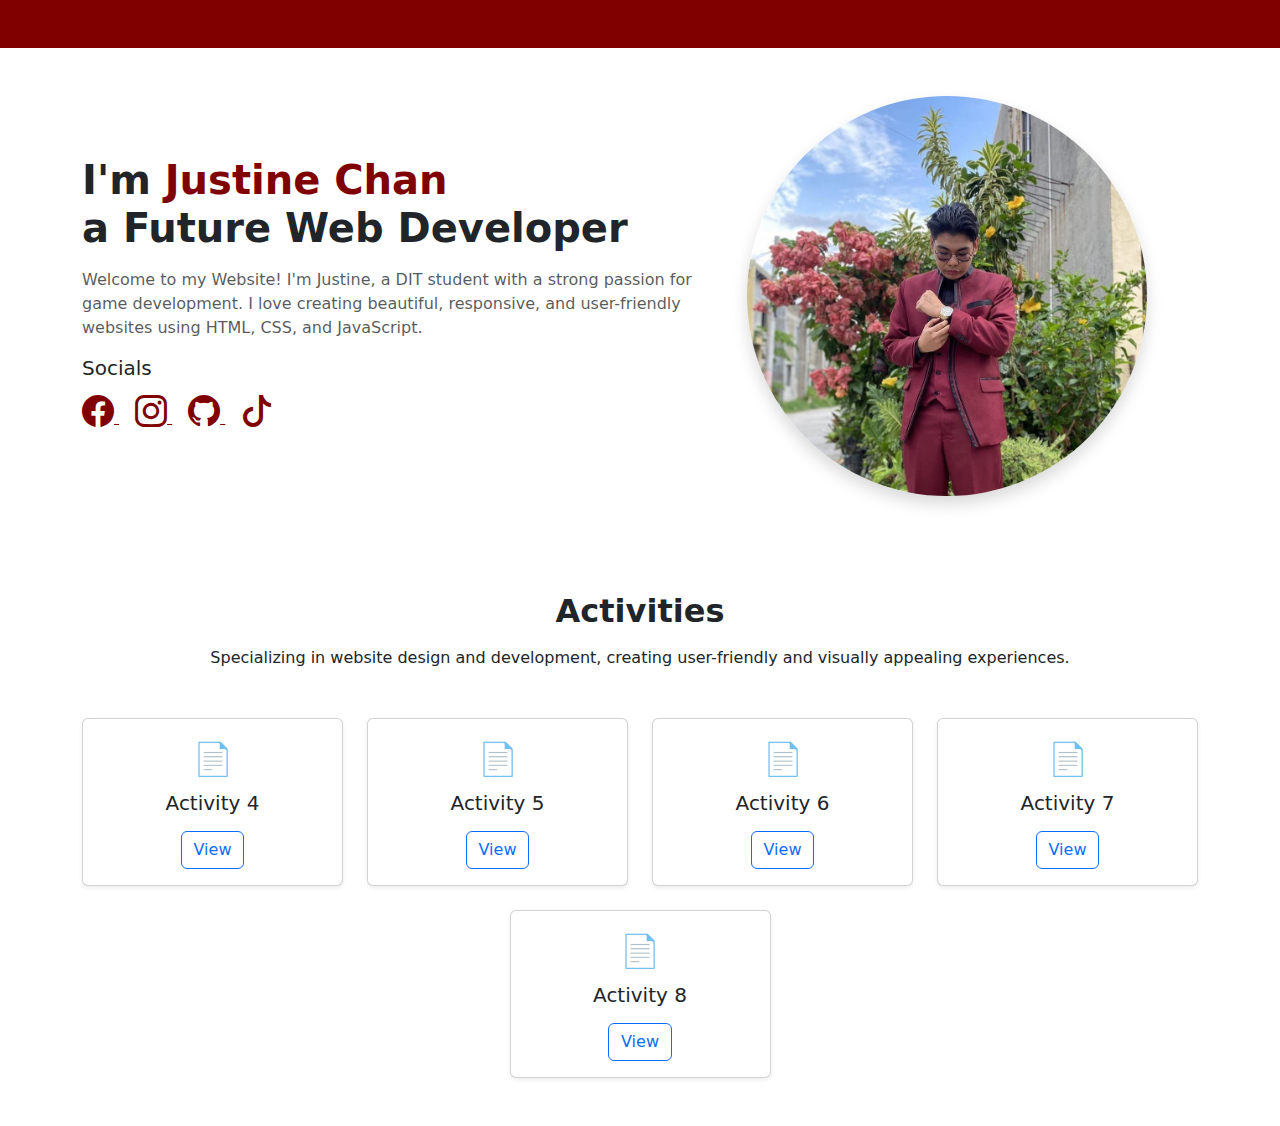
<file: index.html>
<!doctype html>
<html lang="en">

<head>
    <meta charset="utf-8">
    <meta name="viewport" content="width=device-width, initial-scale=1">
    <title>Justine's Website</title>
    <link href="https://cdn.jsdelivr.net/npm/bootstrap@5.3.5/dist/css/bootstrap.min.css" rel="stylesheet">
    <link rel="stylesheet" href="https://cdn.jsdelivr.net/npm/bootstrap-icons@1.10.5/font/bootstrap-icons.css">
    <link rel="icon" href="img/icon.png" type="image/x-icon">
    <style>
        .skills-icon {
            font-size: 1.5rem;
            margin-right: 10px;
        }

        .card-icon {
            font-size: 2rem;
        }

        .image-card img {
            width: 100%;
            height: auto;
            object-fit: cover;
        }

        .card-text,
        .card-title {
            text-align: center;
        }

        .section-title {
            font-weight: 700;
            font-size: 2rem;
        }

        .social a {
            color: maroon;
            transition: color 0.3s;
        }

        .social a:hover {
            color: maroon;
        }
    </style>
</head>

<body>

    <div class="container-fluid p-4" style="background-color: maroon;">
    </div>

    <div class="container-fluid py-5">
        <div class="container">
            <div class="row align-items-center flex-column-reverse flex-md-row text-center text-md-start">
                <div class="col-md-7 mt-4 mt-md-0">
                    <h1 class="fw-bold mb-3">I'm <span style="color: maroon;">Justine Chan</span><br
                            class="d-none d-md-block"> a Future Web Developer</h1>
                    <p class="text-muted">Welcome to my Website! I'm Justine, a DIT student with a strong passion for
                        game development. I love creating beautiful, responsive, and user-friendly websites using HTML,
                        CSS, and JavaScript.</p>
                    <div class="social mt-3">
                        <h5 class="mb-2">Socials</h5>
                        <a href="https://www.facebook.com/justine.chan.7161953" target="_blank" class="me-3">
                            <i class="bi bi-facebook fs-2"></i>
                        </a>
                        <a href="https://www.instagram.com/justinoooooooooooooo/" target="_blank" class="me-3">
                            <i class="bi bi-instagram fs-2"></i>
                        </a>
                        <a href="https://github.com/justine12chan/justine12chan.github.io" target="_blank" class="me-3">
                            <i class="bi bi-github fs-2"></i>
                        </a>
                        <a href="https://www.tiktok.com/@justinechan12?_t=ZS-8wLQxm1llvb&_r=1">
                            <i class="bi bi-tiktok fs-2"></i>
                        </a>
                    </div>
                </div>

                <div class="col-md-5 mb-4 mb-md-0">
                    <img src="img/prof.jpg" alt="Profile" class="img-fluid rounded-circle shadow"
                        style="width: 400px; height: 400px; object-fit: cover;">
                </div>
            </div>
        </div>
    </div>

    <div class="container my-5">
        <h2 class="section-title text-center mb-3">Activities</h2>
        <p class="text-center mb-5">Specializing in website design and development, creating user-friendly and visually
            appealing experiences.</p>

        <div class="row row-cols-1 row-cols-md-2 row-cols-lg-4 g-4 justify-content-center">
            <div class="col">
                <div class="card text-center shadow-sm">
                    <div class="card-body">
                        <div class="card-icon mb-2">📄</div>
                        <h5 class="card-title">Activity 4</h5>
                        <a href="A04/index.html" class="btn btn-outline-primary mt-2">View</a>
                    </div>
                </div>
            </div>

            <div class="col">
                <div class="card text-center shadow-sm">
                    <div class="card-body">
                        <div class="card-icon mb-2">📄</div>
                        <h5 class="card-title">Activity 5</h5>
                        <a href="A05/index.html" class="btn btn-outline-primary mt-2">View</a>
                    </div>
                </div>
            </div>

            <div class="col">
                <div class="card text-center shadow-sm">
                    <div class="card-body">
                        <div class="card-icon mb-2">📄</div>
                        <h5 class="card-title">Activity 6</h5>
                        <a href="A06/index.html" class="btn btn-outline-primary mt-2">View</a>
                    </div>
                </div>
            </div>

            <div class="col">
                <div class="card text-center shadow-sm">
                    <div class="card-body">
                        <div class="card-icon mb-2">📄</div>
                        <h5 class="card-title">Activity 7</h5>
                        <a href="A07/index.html" class="btn btn-outline-primary mt-2">View</a>
                    </div>
                </div>
            </div>
            
            <div class="col">
                <div class="card text-center shadow-sm">
                    <div class="card-body">
                        <div class="card-icon mb-2">📄</div>
                        <h5 class="card-title">Activity 8</h5>
                        <a href="A08/index.html" class="btn btn-outline-primary mt-2">View</a>
                    </div>
                </div>
            </div>
        </div>
    </div>

    <script src="https://cdn.jsdelivr.net/npm/bootstrap@5.0.2/dist/js/bootstrap.bundle.min.js"
        integrity="sha384-MrcW6ZMFYlzcLA8Nl+NtUVF0sA7MsXsP1UyJoMp4YLEuNSfAP+JcXn/tWtIaxVXM"
        crossorigin="anonymous"></script>
</body>

</html>
</file>
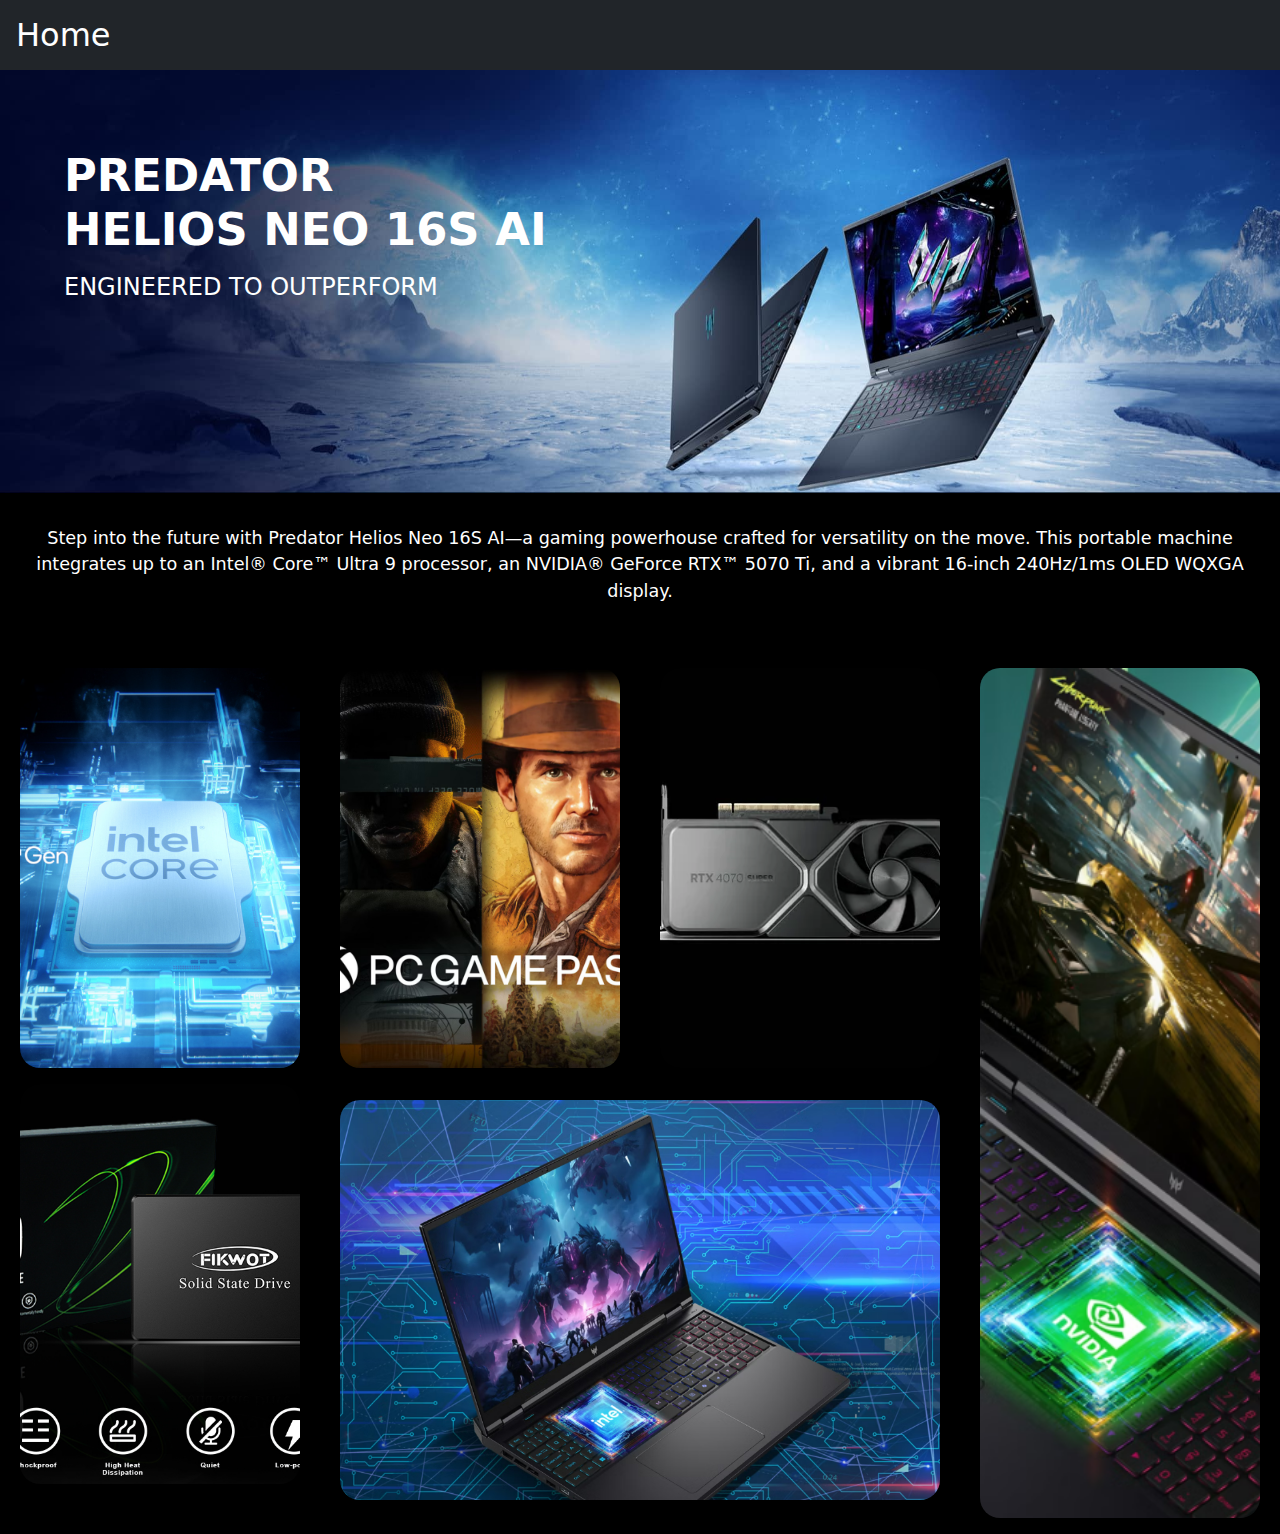
<file: A04/index.html>
<!DOCTYPE html>
<html lang="en">

<head>
  <meta charset="UTF-8">
  <meta name="viewport" content="width=device-width, initial-scale=1.0">
  <title>Predator Helios Neo 16S AI</title>
  <link href="https://cdn.jsdelivr.net/npm/bootstrap@5.3.0/dist/css/bootstrap.min.css" rel="stylesheet">
  <style>
    body {
      background-color: black;
    }

    .hero-section {
      position: relative;
      text-align: center;
      color: white;
    }

    .hero-image {
      width: 100%;
      height: auto;
    }

    .hero-text {
      position: absolute;
      top: 30%;
      left: 50%;
      transform: translate(-50%, -30%);
      text-align: center;
    }

    .hero-text h1 {
      font-weight: bold;
      font-size: 2.8rem;
    }

    .hero-text h4 {
      font-weight: normal;
      margin-top: 1rem;
    }

    .description-section {
      background-color: black;
      color: white;
      padding: 2rem;
      font-size: 1.1rem;
    }

    @media (min-width: 992px) {
      .hero-text {
        left: 5%;
        top: 30%;
        transform: translate(0, -30%);
        text-align: left;
      }
    }

    @media (max-width: 768px) {
      .hero-text h1 {
        font-size: 2rem;
      }

      .hero-text h4 {
        font-size: 1rem;
      }

      .description-section {
        font-size: 1rem;
      }
    }

    .card-img {
      object-fit: cover;
      height: 100%;
      width: 100%;
      border-radius: 20px;
    }

    .card {
      background-color: transparent; 
      border: none; 
    }

    .card-image {
      object-fit: cover;
      height: 100%;
      width: 100%;
      border-radius: 20px;
      display: block;
    }
  </style>
</head>

<body>

  <nav class="navbar bg-dark p-3">
    <a href="../index.html" class="nav-link text-white">
      <h2 class="m-0">Home</h2>
    </a>
  </nav>

  <div class="hero-section">
    <img src="../img/laptop.jpg" alt="Predator Laptop" class="hero-image">
    <div class="hero-text">
      <h1>PREDATOR <br> HELIOS NEO 16S AI</h1>
      <h4>ENGINEERED TO OUTPERFORM</h4>
    </div>
  </div>

  <div class="description-section text-center">
    <p>
      Step into the future with Predator Helios Neo 16S AI—a gaming powerhouse crafted for versatility on the move.
      This portable machine integrates up to an Intel® Core™ Ultra 9 processor, an NVIDIA® GeForce RTX™ 5070 Ti,
      and a vibrant 16-inch 240Hz/1ms OLED WQXGA display.
    </p>
  </div>

  <div class="container-fluid">
    <div class="row">
   
      <div class="col-lg-3 col-md-4 col-sm-12">
        <div class="card shadow rounded-5 my-3 m-2" style="height: 400px;">
          <img src="../img/intel.jpg" alt="" class="card-img img-fluid">
        </div>
        <div class="card shadow rounded-5 my-3 m-2" style="height: 400px;">
          <img src="../img/ssd.jpg" alt="" class="card-img img-fluid">
        </div>
      </div>

      <div class="col-lg-6 col-md-8 col-sm-12">
        <div class="row">
          <div class="col-12 col-md-6">
            <div class="card shadow rounded-5 my-3 m-2" style="height: 400px;">
              <img src="../img/xbox.jpg" alt="" class="card-img img-fluid">
            </div>
          </div>
          <div class="col-12 col-md-6">
            <div class="card shadow rounded-5 my-3 m-2" style="height: 400px;">
              <img src="../img/rtx.webp" alt="" class="card-img img-fluid">
            </div>
          </div>
        </div>
        <div class="row">
          <div class="col-12">
            <div class="card shadow rounded-5 my-3 m-2" style="height: 400px;">
              <img src="../img/gitnaa.png" alt="" class="card-img img-fluid">
            </div>
          </div>
        </div>
      </div>

      <div class="col-lg-3 col-md-12">
        <div class="card shadow rounded-5 my-3 m-2" style="height: 850px;">
          <img src="../img/hrhr.png" alt="" class="card-img img-fluid">
        </div>
      </div>
    </div>
  </div>

</body>

</html>
</file>
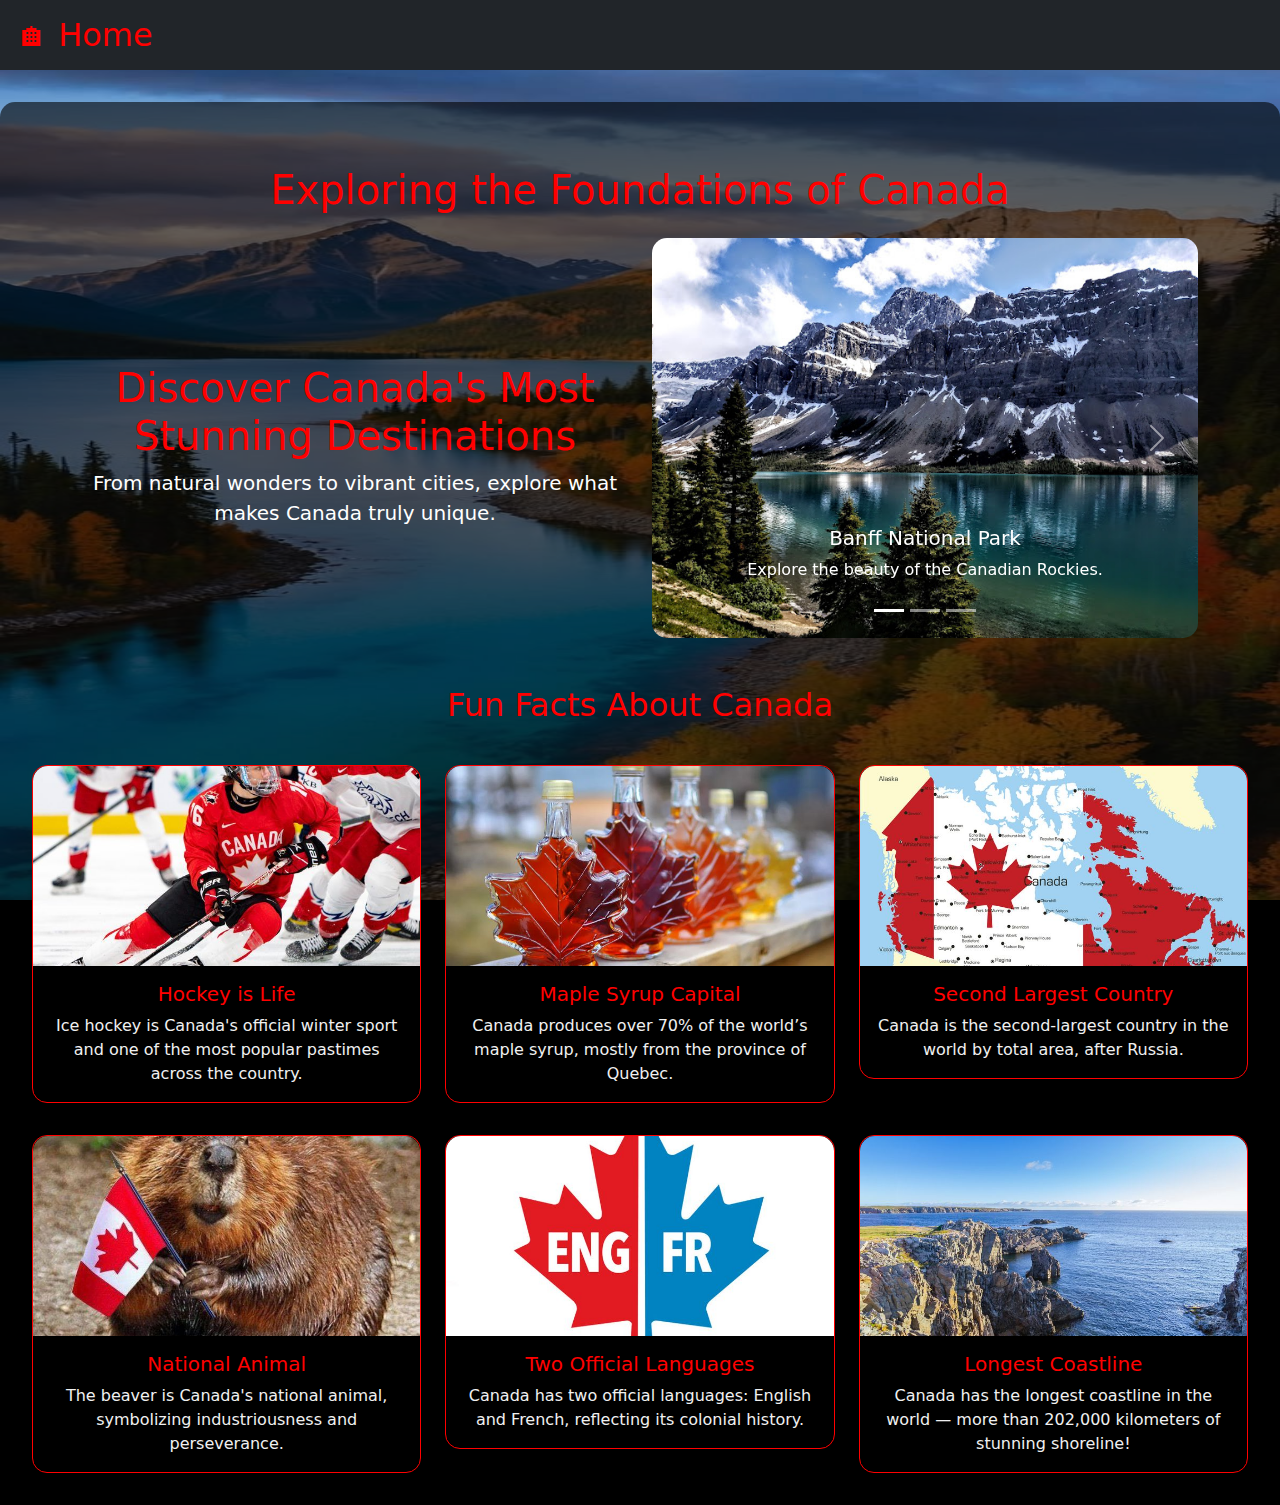
<file: A05/index.html>
<!DOCTYPE html>
<html lang="en">

<head>
    <meta charset="UTF-8" />
    <meta name="viewport" content="width=device-width, initial-scale=1.0" />
    <title>Canada - Country Overview</title>
    <link href="https://cdn.jsdelivr.net/npm/bootstrap@5.3.0/dist/css/bootstrap.min.css" rel="stylesheet" />
    <link rel="icon" href="../img/icon.png" type="image/x-icon">
    <style>
        body {
            background-image: url('../img/BG.jpg');
            background-repeat: no-repeat;
            background-position: center center;
            background-attachment: fixed;
            background-size: 100% 100%;
            background-color: black;
            color: white;
        }

        h1,
        h2 {
            color: #ff0000;
            margin-top: 2rem;
        }

        .nav-tabs .nav-link {
            color: #ff0000;
            border: 1px solid #ff0000;
            margin: 0 0.3rem;
            background-color: transparent;
        }

        .nav-tabs .nav-link.active {
            background-color: #ff0000;
            color: white;
        }

        .card {
            background-color: rgba(0, 0, 0, 0.75);
            border: 1px solid #ff0000;
            border-radius: 15px;
            margin-top: 2rem;
        }

        .card-title {
            color: #ff0000;
        }

        .card-text {
            color: #f0f0f0;
        }

        .card-img-top {
            object-fit: cover;
            height: 200px;
            border-top-left-radius: 15px;
            border-top-right-radius: 15px;
        }

        @media (max-width: 768px) {
            .card-img-top {
                height: 180px;
            }
        }

        .container-fluid {
            background-color: rgba(0, 0, 0, 0.6);
            padding: 2rem;
            border-radius: 15px;
            margin-top: 2rem;
        }

        .carousel-inner img {
            object-fit: cover;
            height: 400px;
            border-radius: 15px;
        }

        .carousel-item {
            transition: transform 0.6s ease;
        }
    </style>
</head>

<body>
    <nav class="navbar bg-dark p-3">
        <a href="../index.html" class="nav-link text-white">
            <h2 class="m-0">🏠︎ Home</h2>
        </a>
    </nav>

    <div class="container-fluid text-center">
        <h1>Exploring the Foundations of Canada </h1>

        <div class="hero-section mt-4">
            <div class="container">
                <div class="row align-items-center">
                    <div class="col-lg-6">
                        <h1>Discover Canada's Most Stunning Destinations</h1>
                        <p class="lead">From natural wonders to vibrant cities, explore what makes Canada truly unique.</p>
                    </div>
                    <div class="col-lg-6">
                        <div id="heroCarousel" class="carousel slide" data-bs-ride="carousel">
                            <div class="carousel-indicators">
                                <button type="button" data-bs-target="#heroCarousel" data-bs-slide-to="0" class="active" aria-current="true"></button>
                                <button type="button" data-bs-target="#heroCarousel" data-bs-slide-to="1"></button>
                                <button type="button" data-bs-target="#heroCarousel" data-bs-slide-to="2"></button>
                            </div>
                            <div class="carousel-inner rounded">
                                <div class="carousel-item active">
                                    <img src="../img/banff.jpg" class="d-block w-100" alt="Banff National Park">
                                    <div class="carousel-caption d-none d-md-block">
                                        <h5>Banff National Park</h5>
                                        <p>Explore the beauty of the Canadian Rockies.</p>
                                    </div>
                                </div>
                                <div class="carousel-item">
                                    <img src="../img/niagra.jpg" class="d-block w-100" alt="Niagara Falls">
                                    <div class="carousel-caption d-none d-md-block">
                                        <h5>Niagara Falls</h5>
                                        <p>Witness the power of nature at its finest.</p>
                                    </div>
                                </div>
                                <div class="carousel-item">
                                    <img src="../img/skyline.jpg" class="d-block w-100" alt="Toronto Skyline">
                                    <div class="carousel-caption d-none d-md-block">
                                        <h5>Toronto Skyline</h5>
                                        <p>Experience the vibrant energy of Canada's largest city.</p>
                                    </div>
                                </div>
                            </div>
                            <button class="carousel-control-prev" type="button" data-bs-target="#heroCarousel" data-bs-slide="prev">
                                <span class="carousel-control-prev-icon" aria-hidden="true"></span>
                                <span class="visually-hidden">Previous</span>
                            </button>
                            <button class="carousel-control-next" type="button" data-bs-target="#heroCarousel" data-bs-slide="next">
                                <span class="carousel-control-next-icon" aria-hidden="true"></span>
                                <span class="visually-hidden">Next</span>
                            </button>
                        </div>
                    </div>
                </div>
            </div>
        </div>  

        <h2 class="mt-5">Fun Facts About Canada</h2>
        <div class="row justify-content-center">

            <div class="col-md-4">
                <div class="card">
                    <img src="../img/hockey.jpg" class="card-img-top" alt="Fun Fact 1">
                    <div class="card-body">
                        <h5 class="card-title">Hockey is Life</h5>
                        <p class="card-text">Ice hockey is Canada's official winter sport and one of the most popular pastimes across the country.</p>
                    </div>
                </div>
            </div>

            <div class="col-md-4 sm-2">
                <div class="card">
                    <img src="../img/maple.jpg" class="card-img-top" alt="Fun Fact 2">
                    <div class="card-body">
                        <h5 class="card-title">Maple Syrup Capital</h5>
                        <p class="card-text">Canada produces over 70% of the world’s maple syrup, mostly from the province of Quebec.</p>
                    </div>
                </div>
            </div>

            <div class="col-md-4">
                <div class="card">
                    <img src="../img/map.jpg" class="card-img-top" alt="Fun Fact 3">
                    <div class="card-body">
                        <h5 class="card-title">Second Largest Country</h5>
                        <p class="card-text">Canada is the second-largest country in the world by total area, after Russia.</p>
                    </div>
                </div>
            </div>

            <div class="col-md-4">
                <div class="card">
                    <img src="../img/beaver.jpg" class="card-img-top" alt="Fun Fact 4">
                    <div class="card-body">
                        <h5 class="card-title">National Animal</h5>
                        <p class="card-text">The beaver is Canada's national animal, symbolizing industriousness and perseverance.</p>
                    </div>
                </div>
            </div>

            <div class="col-md-4">
                <div class="card">
                    <img src="../img/language.jpg" class="card-img-top" alt="Fun Fact 5">
                    <div class="card-body">
                        <h5 class="card-title">Two Official Languages</h5>
                        <p class="card-text">Canada has two official languages: English and French, reflecting its colonial history.</p>
                    </div>
                </div>
            </div>

            <div class="col-md-4">
                <div class="card">
                    <img src="../img/coastline.jpg" class="card-img-top" alt="Fun Fact 6">
                    <div class="card-body">
                        <h5 class="card-title">Longest Coastline</h5>
                        <p class="card-text">Canada has the longest coastline in the world — more than 202,000 kilometers of stunning shoreline!</p>
                    </div>
                </div>
            </div>

        </div>

    </div>
    <script src="https://cdn.jsdelivr.net/npm/bootstrap@5.3.0/dist/js/bootstrap.bundle.min.js"></script>
</body>

</html>
</file>
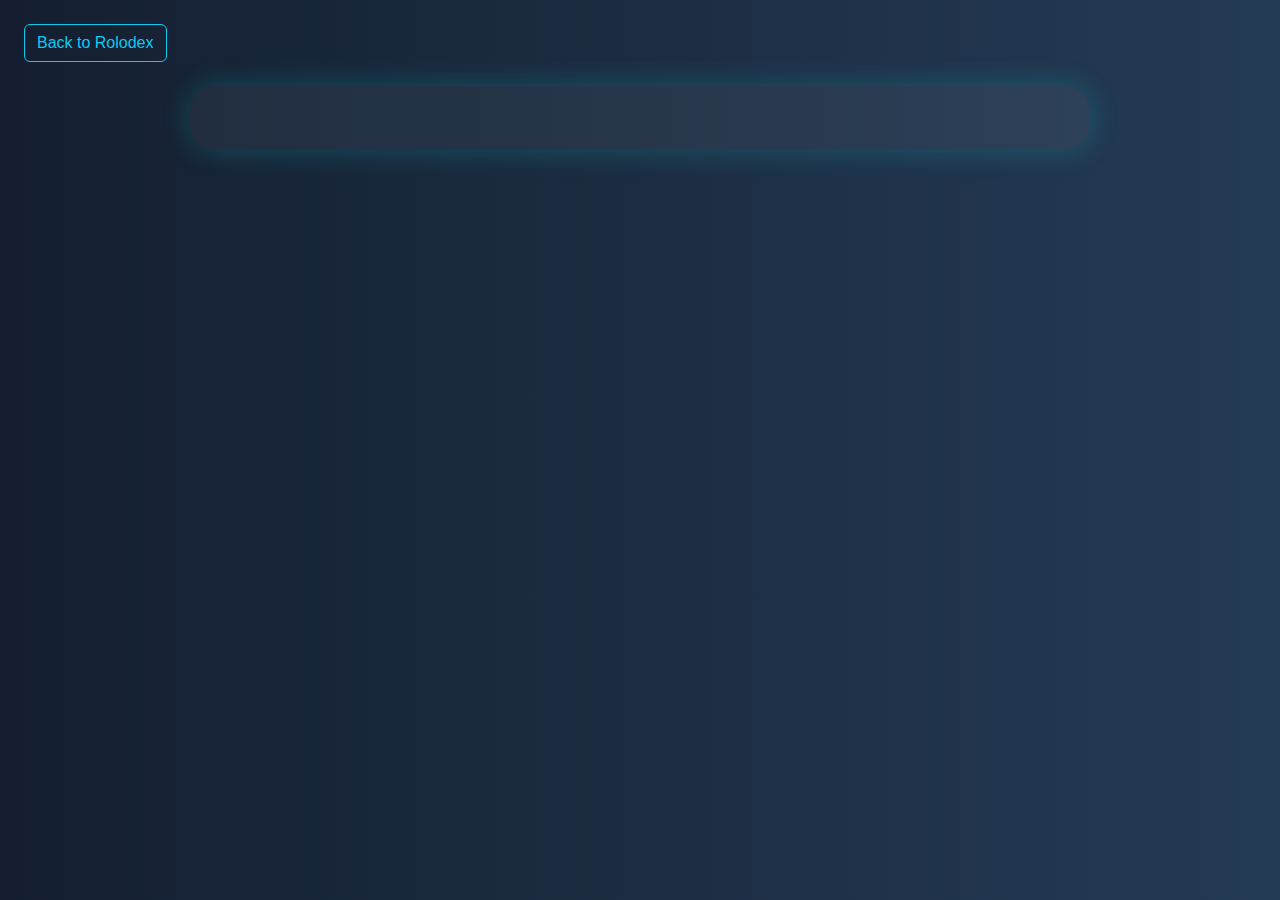
<file: A07/view.html>
<!doctype html>
<html lang="en">

<head>
    <meta charset="utf-8">
    <meta name="viewport" content="width=device-width, initial-scale=1">
    <title>Character View</title>
    <link href="https://cdn.jsdelivr.net/npm/bootstrap@5.3.5/dist/css/bootstrap.min.css" rel="stylesheet">
    <link rel="icon" href="../img/icon.png" type="image/x-icon">

    <style>
        body {
            background: linear-gradient(to right, #141e30, #243b55);
            color: #f0f0f0;
            font-family: 'Orbitron', sans-serif;
            padding-bottom: 3rem;
        }

        .back-button {
            margin: 1.5rem;
        }

        .profile-container {
            max-width: 900px;
            margin: auto;
            padding: 2rem;
            background-color: rgba(255, 255, 255, 0.05);
            border-radius: 25px;
            box-shadow: 0 0 30px rgba(0, 255, 255, 0.2);
            text-align: center;
        }

        .profile-img {
            width: 220px;
            height: 220px;
            object-fit: cover;
            border-radius: 50%;
            border: 5px solid #00ffff66;
            margin-bottom: 1.5rem;
            box-shadow: 0 0 25px rgba(0, 255, 255, 0.4);
        }

        .character-name {
            font-size: 2.5rem;
            margin-bottom: 0.5rem;
        }

        .status {
            font-size: 1.2rem;
            margin-bottom: 1.2rem;
        }

        .status-dot {
            display: inline-block;
            width: 12px;
            height: 12px;
            border-radius: 50%;
            margin-right: 8px;
        }

        .info-block {
            background-color: rgba(255, 255, 255, 0.08);
            border-radius: 15px;
            padding: 1rem 2rem;
            margin-top: 1rem;
            text-align: left;
            font-size: 1.05rem;
        }

        .info-block strong {
            color: #00ffff;
        }

        @media (max-width: 768px) {
            .profile-container {
                padding: 1rem;
            }

            .character-name {
                font-size: 2rem;
            }

            .info-block {
                font-size: 0.95rem;
                padding: 1rem;
            }
        }
    </style>
</head>

<body>

    <a href="../A07/index.html" class="btn btn-outline-info back-button">Back to Rolodex</a>
    <div class="profile-container" id="characterDetails">
    </div>

    <script>
        const params = new URLSearchParams(window.location.search);
        const characterId = params.get("id");

        const fetchCharacter = async () => {

            const res = await fetch("https://rickandmortyapi.com/api/character/" + characterId);
            const character = await res.json();

            const statusColor = {
                "Alive": "limegreen",
                "Dead": "red",
                "unknown": "gray"
            }[character.status] || "gray";

            document.getElementById("characterDetails").innerHTML =
                '<img src="' + character.image + '" class="profile-img" alt="' + character.name + '">' +
                '<div class="character-name">' + character.name + '</div>' +
                '<div class="status"><span class="status-dot" style="background-color:' + statusColor + ';"></span>' +
                character.status + ' - ' + character.species + '</div>' +
                '<div class="info-block"><strong>Gender:</strong> ' + character.gender + '</div>' +
                '<div class="info-block"><strong>Origin:</strong> ' + character.origin.name + '</div>' +
                '<div class="info-block"><strong>Last Known Location:</strong> ' + character.location.name + '</div>';
        };

        fetchCharacter();
    </script>

    <script src="https://cdn.jsdelivr.net/npm/bootstrap@5.3.5/dist/js/bootstrap.bundle.min.js"
        integrity="sha384-rbsA2VBKQzU8VbXt3xA1kXk1NQApFmC26EwAOH8WgZl5H6v1zZVR1m+EtuFQjfK6"
        crossorigin="anonymous"></script>

</body>

</html>
</file>
